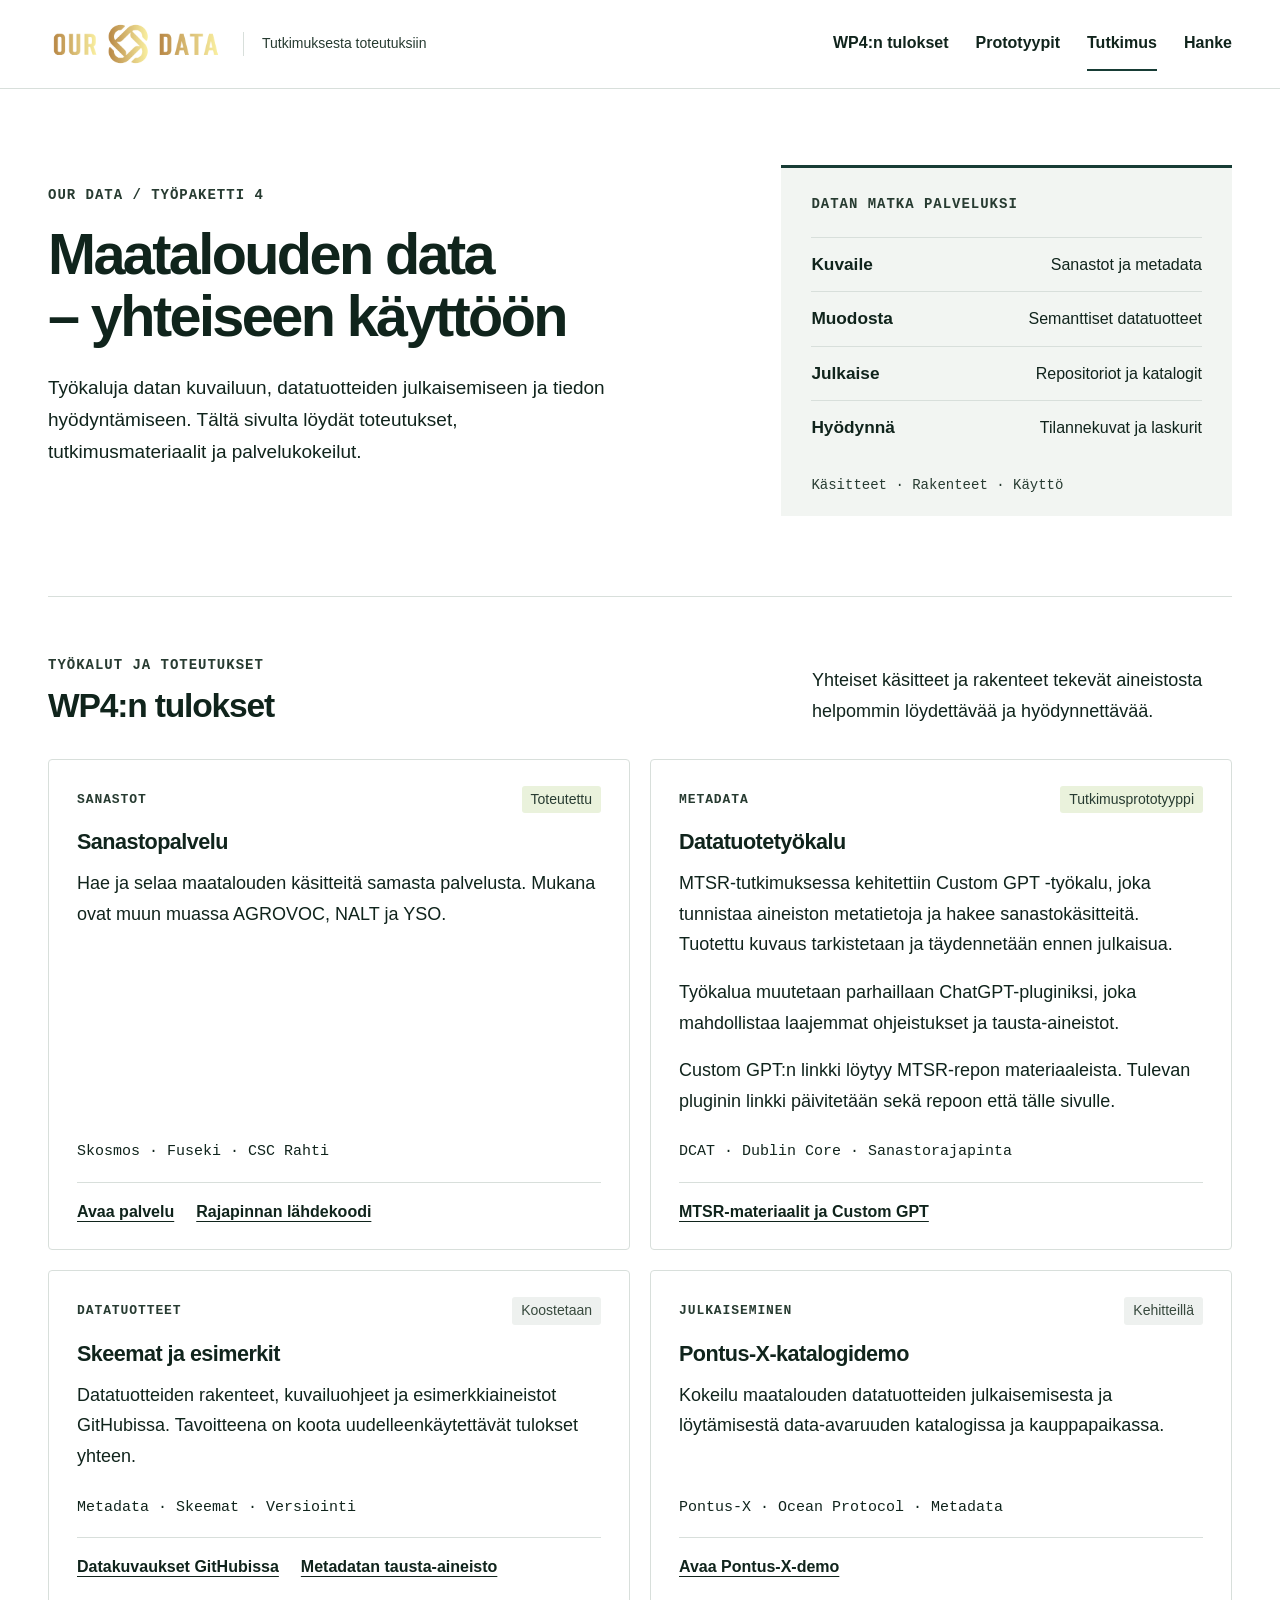
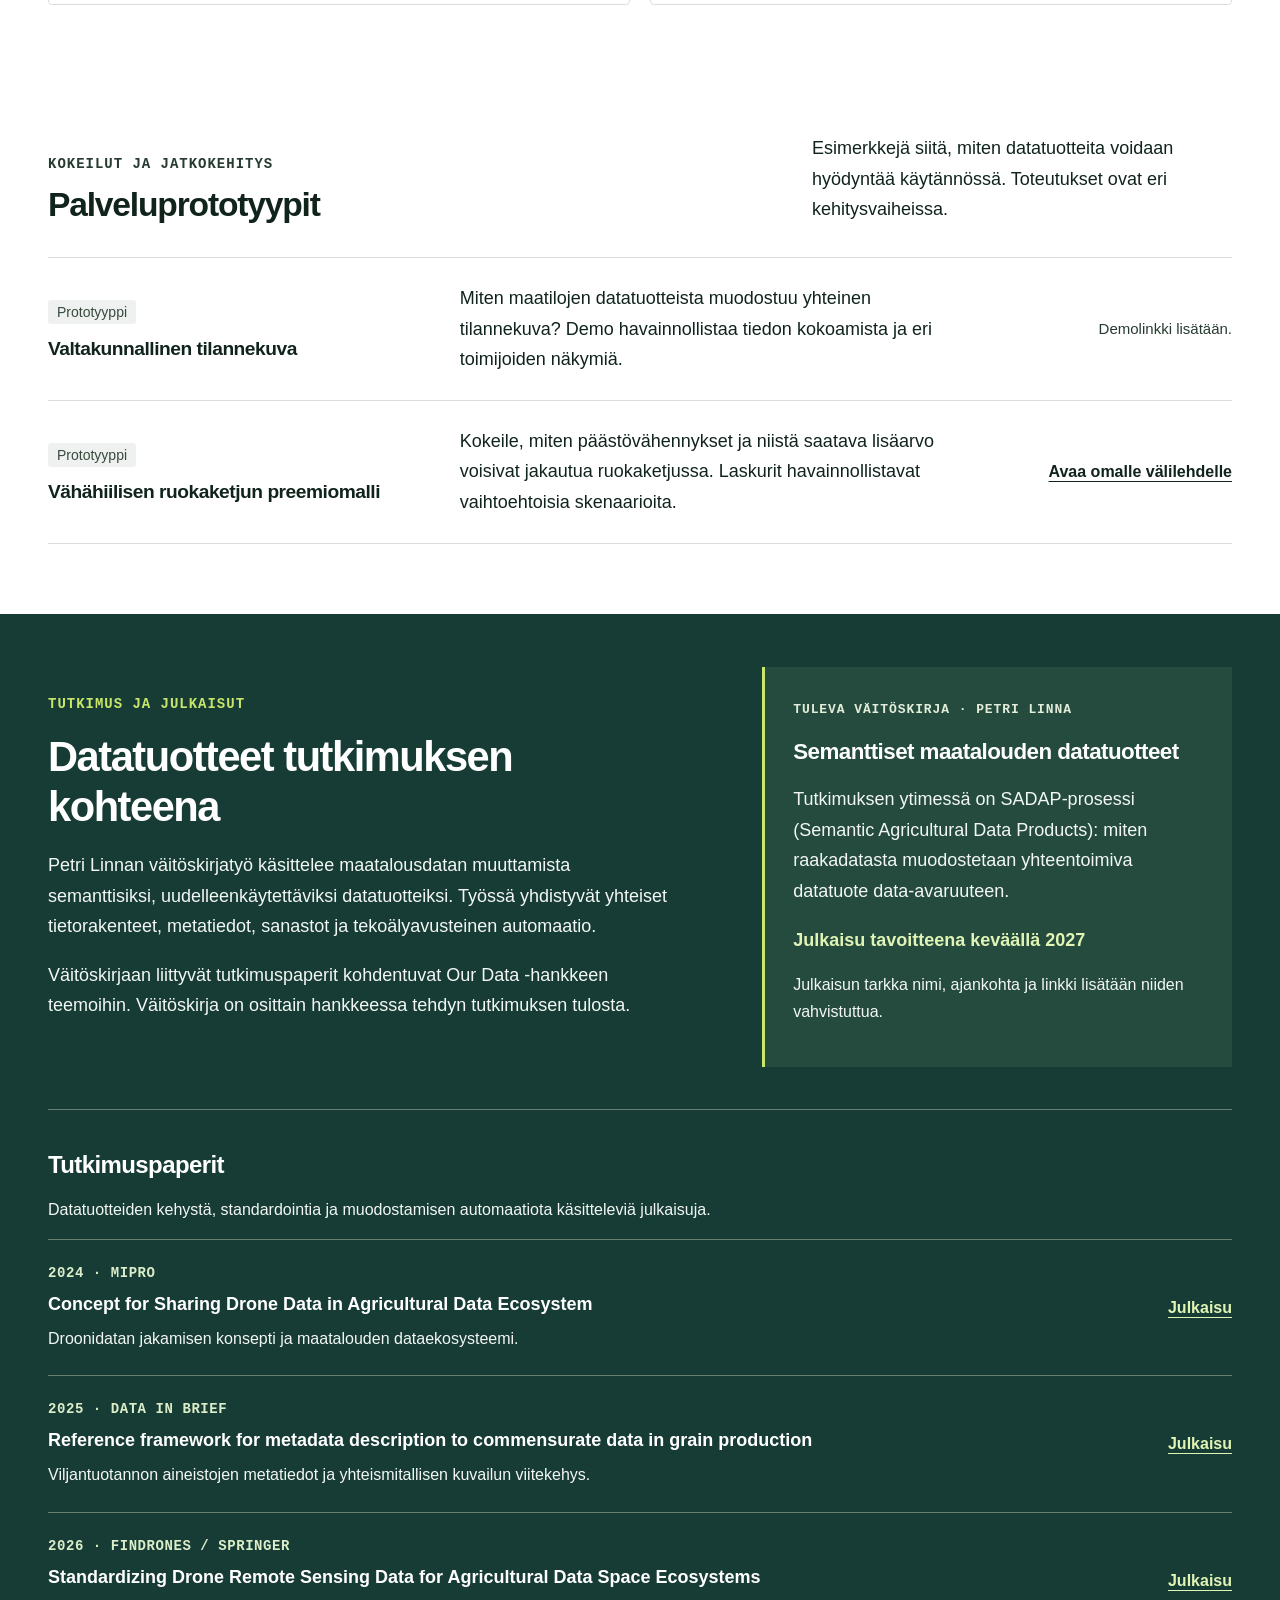
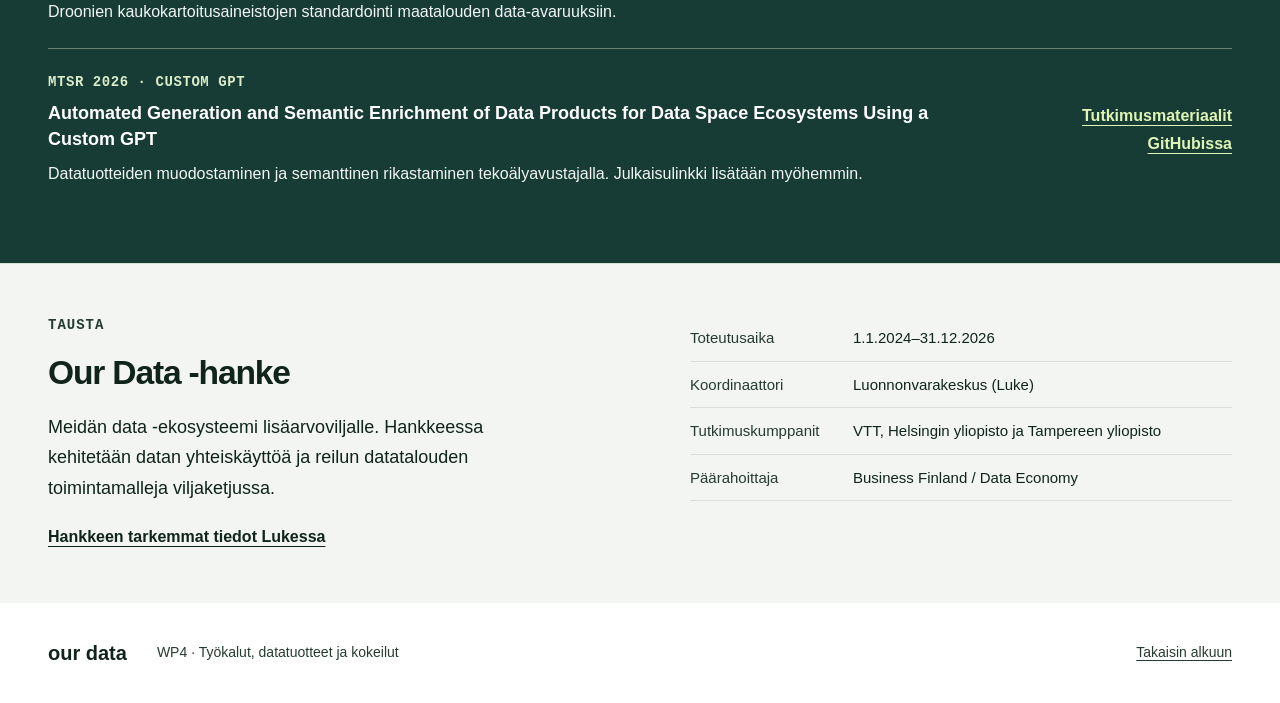
<file: index.html>
<!doctype html>
<html lang="fi">
<head>
<meta charset="utf-8"><meta name="viewport" content="width=device-width, initial-scale=1">
<title>Our Data — Työkalut, datatuotteet ja kokeilut</title>
<meta name="description" content="Our Data -hankkeen WP4:n työkaluja, datatuotteita, tutkimusmateriaaleja ja palveluprototyyppejä.">
<meta name="theme-color" content="#173c35"><link rel="stylesheet" href="styles.css"><script src="script.js" defer></script>
</head>
<body id="alku">
<a class="skip" href="#sisalto">Siirry sisältöön</a>
<header class="header"><div class="wrap header-inner">
<a class="brand" href="#alku" aria-label="Our Data, alkuun"><img class="project-logo" src="assets/ourdatalogo.png" alt="Our Data" width="2048" height="593"><span class="brand-sub">Tutkimuksesta toteutuksiin</span></a>
<button class="menu-toggle" aria-controls="paavalikko" aria-expanded="false" hidden>Valikko</button>
<nav id="paavalikko" aria-label="Päävalikko"><a href="#tulokset">WP4:n tulokset</a><a href="#prototyypit">Prototyypit</a><a href="#tutkimus">Tutkimus</a><a href="#hanke">Hanke</a></nav>
</div></header>
<main id="sisalto">
<section class="hero wrap" aria-labelledby="intro-title">
<div class="hero-copy"><p class="eyebrow">OUR DATA / TYÖPAKETTI 4</p><h1 id="intro-title">Maatalouden data<br>– yhteiseen käyttöön</h1><p class="lead">Työkaluja datan kuvailuun, datatuotteiden julkaisemiseen ja tiedon hyödyntämiseen. Tältä sivulta löydät toteutukset, tutkimusmateriaalit ja palvelukokeilut.</p></div>
<aside class="index-panel" aria-label="Kokonaisuuden vaiheet"><p class="panel-title">DATAN MATKA PALVELUKSI</p><dl><div><dt>Kuvaile</dt><dd>Sanastot ja metadata</dd></div><div><dt>Muodosta</dt><dd>Semanttiset datatuotteet</dd></div><div><dt>Julkaise</dt><dd>Repositoriot ja katalogit</dd></div><div><dt>Hyödynnä</dt><dd>Tilannekuvat ja laskurit</dd></div></dl><p class="panel-footer">Käsitteet · Rakenteet · Käyttö</p></aside>
</section>
<section class="section wrap" id="tulokset" aria-labelledby="tulos-title">
<div class="section-heading"><div><p class="eyebrow">TYÖKALUT JA TOTEUTUKSET</p><h2 id="tulos-title">WP4:n tulokset</h2></div><p>Yhteiset käsitteet ja rakenteet tekevät aineistosta helpommin löydettävää ja hyödynnettävää.</p></div>
<div class="results-grid">
<article class="card" id="sanastot"><div class="card-top"><span class="type">SANASTOT</span><span class="badge">Toteutettu</span></div><h3>Sanastopalvelu</h3><p>Hae ja selaa maatalouden käsitteitä samasta palvelusta. Mukana ovat muun muassa AGROVOC, NALT ja YSO.</p><p class="technical">Skosmos · Fuseki · CSC Rahti</p><div class="card-links"><a href="https://skosmos-skosmos.2.rahtiapp.fi/">Avaa palvelu</a><a href="https://github.com/petrilinna/skosmosapi">Rajapinnan lähdekoodi</a></div></article>
<article class="card" id="gpt"><div class="card-top"><span class="type">METADATA</span><span class="badge">Tutkimusprototyyppi</span></div><h3>Datatuotetyökalu</h3><p>MTSR-tutkimuksessa kehitettiin Custom GPT -työkalu, joka tunnistaa aineiston metatietoja ja hakee sanastokäsitteitä. Tuotettu kuvaus tarkistetaan ja täydennetään ennen julkaisua.</p><p>Työkalua muutetaan parhaillaan ChatGPT-pluginiksi, joka mahdollistaa laajemmat ohjeistukset ja tausta-aineistot.</p><p>Custom GPT:n linkki löytyy MTSR-repon materiaaleista. Tulevan pluginin linkki päivitetään sekä repoon että tälle sivulle.</p><p class="technical">DCAT · Dublin Core · Sanastorajapinta</p><div class="card-links"><a href="https://github.com/petrilinna/MTSR-2026" target="_blank" rel="noopener">MTSR-materiaalit ja Custom GPT</a></div></article>
<article class="card" id="datatuotteet"><div class="card-top"><span class="type">DATATUOTTEET</span><span class="badge muted">Koostetaan</span></div><h3>Skeemat ja esimerkit</h3><p>Datatuotteiden rakenteet, kuvailuohjeet ja esimerkkiaineistot GitHubissa. Tavoitteena on koota uudelleenkäytettävät tulokset yhteen.</p><p class="technical">Metadata · Skeemat · Versiointi</p><div class="card-links"><a href="https://github.com/Agrihubi/Datakuvaukset">Datakuvaukset GitHubissa</a><a href="https://github.com/petrilinna/metadata">Metadatan tausta-aineisto</a></div></article>
<article class="card" id="pontus"><div class="card-top"><span class="type">JULKAISEMINEN</span><span class="badge muted">Kehitteillä</span></div><h3>Pontus-X-katalogidemo</h3><p>Kokeilu maatalouden datatuotteiden julkaisemisesta ja löytämisestä data-avaruuden katalogissa ja kauppapaikassa.</p><p class="technical">Pontus-X · Ocean Protocol · Metadata</p><div class="card-links"><a href="https://gptlab.rd.tuni.fi:44447/">Avaa Pontus-X-demo</a></div></article>
</div></section>
<section class="section wrap" id="prototyypit" aria-labelledby="proto-title"><div class="section-heading"><div><p class="eyebrow">KOKEILUT JA JATKOKEHITYS</p><h2 id="proto-title">Palveluprototyypit</h2></div><p>Esimerkkejä siitä, miten datatuotteita voidaan hyödyntää käytännössä. Toteutukset ovat eri kehitysvaiheissa.</p></div>
<div class="prototype-list"><article class="prototype"><div class="prototype-title"><span class="badge muted">Prototyyppi</span><h3>Valtakunnallinen tilannekuva</h3></div><p>Miten maatilojen datatuotteista muodostuu yhteinen tilannekuva? Demo havainnollistaa tiedon kokoamista ja eri toimijoiden näkymiä.</p><span class="link-note">Demolinkki lisätään.</span></article><article class="prototype" id="preemiomalli"><div class="prototype-title"><span class="badge muted">Prototyyppi</span><h3>Vähähiilisen ruokaketjun preemiomalli</h3></div><p>Kokeile, miten päästövähennykset ja niistä saatava lisäarvo voisivat jakautua ruokaketjussa. Laskurit havainnollistavat vaihtoehtoisia skenaarioita.</p><a class="demo-tab" href="premium/index.html" target="_blank" rel="noopener">Avaa omalle välilehdelle</a></article></div>
</section>
<section class="research-band" id="tutkimus" aria-labelledby="research-title"><div class="wrap">
<div class="research-inner"><div><p class="eyebrow">TUTKIMUS JA JULKAISUT</p><h2 id="research-title">Datatuotteet tutkimuksen kohteena</h2><p>Petri Linnan väitöskirjatyö käsittelee maatalousdatan muuttamista semanttisiksi, uudelleenkäytettäviksi datatuotteiksi. Työssä yhdistyvät yhteiset tietorakenteet, metatiedot, sanastot ja tekoälyavusteinen automaatio.</p><p>Väitöskirjaan liittyvät tutkimuspaperit kohdentuvat Our Data -hankkeen teemoihin. Väitöskirja on osittain hankkeessa tehdyn tutkimuksen tulosta.</p></div>
<aside class="research-repo dissertation"><span class="type">TULEVA VÄITÖSKIRJA · PETRI LINNA</span><h3>Semanttiset maatalouden datatuotteet</h3><p>Tutkimuksen ytimessä on SADAP-prosessi (Semantic Agricultural Data Products): miten raakadatasta muodostetaan yhteentoimiva datatuote data-avaruuteen.</p><p class="publication-status">Julkaisu tavoitteena keväällä 2027</p><p class="publication-note">Julkaisun tarkka nimi, ajankohta ja linkki lisätään niiden vahvistuttua.</p></aside></div>
<div class="publications"><h3>Tutkimuspaperit</h3><p class="publications-intro">Datatuotteiden kehystä, standardointia ja muodostamisen automaatiota käsitteleviä julkaisuja.</p>
<article class="publication"><div><p class="publication-meta">2024 · MIPRO</p><h4 lang="en">Concept for Sharing Drone Data in Agricultural Data Ecosystem</h4><p>Droonidatan jakamisen konsepti ja maatalouden dataekosysteemi.</p></div><a href="https://doi.org/10.1109/MIPRO60963.2024.10569579" target="_blank" rel="noopener">Julkaisu</a></article>
<article class="publication"><div><p class="publication-meta">2025 · DATA IN BRIEF</p><h4 lang="en">Reference framework for metadata description to commensurate data in grain production</h4><p>Viljantuotannon aineistojen metatiedot ja yhteismitallisen kuvailun viitekehys.</p></div><a href="https://doi.org/10.1016/j.dib.2025.111557" target="_blank" rel="noopener">Julkaisu</a></article>
<article class="publication"><div><p class="publication-meta">2026 · FINDRONES / SPRINGER</p><h4 lang="en">Standardizing Drone Remote Sensing Data for Agricultural Data Space Ecosystems</h4><p>Droonien kaukokartoitusaineistojen standardointi maatalouden data-avaruuksiin.</p></div><a href="https://doi.org/10.1007/978-3-032-19008-6_11" target="_blank" rel="noopener">Julkaisu</a></article>
<article class="publication"><div><p class="publication-meta">MTSR 2026 · CUSTOM GPT</p><h4 lang="en">Automated Generation and Semantic Enrichment of Data Products for Data Space Ecosystems Using a Custom GPT</h4><p>Datatuotteiden muodostaminen ja semanttinen rikastaminen tekoälyavustajalla. Julkaisulinkki lisätään myöhemmin.</p></div><a href="https://github.com/petrilinna/MTSR-2026" target="_blank" rel="noopener">Tutkimusmateriaalit GitHubissa</a></article>
</div></div></section>
<section class="project-section" id="hanke" aria-labelledby="project-title"><div class="wrap project-inner"><div><p class="eyebrow">TAUSTA</p><h2 id="project-title">Our Data -hanke</h2><p>Meidän data -ekosysteemi lisäarvoviljalle. Hankkeessa kehitetään datan yhteiskäyttöä ja reilun datatalouden toimintamalleja viljaketjussa.</p><a href="https://www.luke.fi/en/projects/our-data">Hankkeen tarkemmat tiedot Lukessa</a></div><dl class="project-facts"><div><dt>Toteutusaika</dt><dd>1.1.2024–31.12.2026</dd></div><div><dt>Koordinaattori</dt><dd>Luonnonvarakeskus (Luke)</dd></div><div><dt>Tutkimuskumppanit</dt><dd>VTT, Helsingin yliopisto ja Tampereen yliopisto</dd></div><div><dt>Päärahoittaja</dt><dd>Business Finland / Data Economy</dd></div></dl></div></section>
</main><footer class="wrap footer"><a class="footer-brand" href="#alku">our data</a><p>WP4 · Työkalut, datatuotteet ja kokeilut</p><a href="#alku">Takaisin alkuun</a></footer>
</body></html>
</file>
<file: styles.css>
:root{--ink:#10251f;--green:#173c35;--accent:#c8e66a;--muted:#34483f;--line:#d8dfdb;--pale:#f2f5f2;--white:#fff}*{box-sizing:border-box}html{scroll-behavior:smooth;scroll-padding-top:105px}body{margin:0;color:var(--ink);background:#fff;font:450 1rem/1.65 -apple-system,BlinkMacSystemFont,"Segoe UI",Arial,sans-serif}a{color:inherit;text-underline-offset:.24em}a:hover{color:#286a53}a:focus-visible,button:focus-visible,summary:focus-visible{outline:3px solid #649125;outline-offset:5px}.wrap{max-width:1200px;width:calc(100% - 96px);margin-inline:auto}.skip{position:absolute;left:20px;top:-100px;background:#fff;padding:10px;z-index:99}.skip:focus{top:10px}.header{position:sticky;top:0;z-index:20;background:rgba(255,255,255,.97);border-bottom:1px solid var(--line)}.header-inner{min-height:88px;display:flex;align-items:center;justify-content:space-between;gap:24px}.brand{display:flex;align-items:center;gap:11px;font-size:1.75rem;font-weight:750;letter-spacing:-1px;text-decoration:none;white-space:nowrap}.brand-mark{display:grid;grid-template-columns:repeat(2,9px);gap:3px}.brand-mark i{width:9px;height:9px;background:var(--green)}.brand-mark i:last-child{background:#8dba44}.brand-sub{font-size:.875rem;font-weight:400;letter-spacing:0;border-left:1px solid var(--line);padding-left:18px;margin-left:8px;color:var(--muted)}nav{display:flex;gap:27px}nav a{font-size:.875rem;font-weight:600;text-decoration:none;padding:12px 0;border-bottom:2px solid transparent}nav a[aria-current]{border-color:var(--green)}.menu-toggle{font:inherit;background:white;border:1px solid var(--line);padding:7px 13px;border-radius:3px}.hero{padding-block:76px 80px;display:grid;grid-template-columns:1.45fr 1fr;gap:80px;align-items:center}.eyebrow,.type,.panel-title{font:500 .875rem/1.5 ui-monospace,SFMono-Regular,Consolas,monospace;letter-spacing:.07em}.eyebrow{color:var(--muted);margin:0 0 17px}h1{font-size:clamp(2.5rem,4.5vw,3.8rem);line-height:1.08;letter-spacing:-.045em;font-weight:650;margin:0 0 25px}h2{font-size:2.1rem;line-height:1.2;letter-spacing:-.035em;margin:0}h3{font-size:1.35rem;line-height:1.3;letter-spacing:-.025em;margin:15px 0 12px}.lead{font-size:1.125rem;color:var(--muted);max-width:560px;margin:0 0 28px}.button{display:inline-flex;align-items:center;justify-content:center;background:var(--green);border:1px solid var(--green);color:#fff;font-size:.9375rem;font-weight:600;text-decoration:none;padding:11px 21px;border-radius:3px}.button:hover{background:#285749;color:white}.index-panel{background:var(--pale);border-top:3px solid var(--green);padding:26px 30px 19px}.panel-title{margin:0 0 22px;color:var(--muted)}.index-panel dl{margin:0}.index-panel dl div{display:flex;align-items:baseline;justify-content:space-between;gap:15px;padding:12px 0;border-top:1px solid var(--line)}.index-panel dt{font-size:1.08rem;font-weight:600}.index-panel dd{font-size:.875rem;color:var(--muted);margin:0}.panel-footer{font-family:ui-monospace,Consolas,monospace;font-size:.875rem;margin:19px 0 0;color:var(--muted)}.section{padding-block:58px 70px;border-top:1px solid var(--line)}.section-heading{display:flex;justify-content:space-between;gap:55px;align-items:end;margin-bottom:32px}.section-heading .eyebrow{margin-bottom:10px}.section-heading>p{max-width:420px;color:var(--muted);margin:0}.results-grid{display:grid;grid-template-columns:repeat(2,1fr);gap:20px}.card{padding:26px 28px 24px;border:1px solid var(--line);border-radius:4px;display:flex;flex-direction:column;scroll-margin-top:110px;transition:border-color .2s}.card:hover{border-color:#839b8a}.card-top{display:flex;justify-content:space-between;gap:10px;align-items:center}.type{color:var(--muted);font-size:.8125rem}.badge{font-size:.875rem;line-height:1.4;background:#eaf2dc;color:#35571e;padding:4px 9px;border-radius:3px;white-space:nowrap}.badge.muted{background:#eef1ef;color:#52615a}.card p{margin:0 0 17px;color:var(--muted)}.card .technical{font: .875rem/1.7 ui-monospace,Consolas,monospace;margin-top:auto;padding-top:6px}.card-links{display:flex;flex-wrap:wrap;gap:12px 22px;padding-top:15px;border-top:1px solid var(--line);font-size:.9375rem;font-weight:600}.card .link-note,.link-note{font-size:.875rem;color:var(--muted);font-weight:400}.card p.link-note{margin:10px 0 0}.research-band{background:var(--green);color:#fff;padding-block:53px}.research-inner{display:grid;grid-template-columns:1.35fr 1fr;gap:80px;align-items:center}.research-band .eyebrow{color:var(--accent)}.research-band h2{font-size:2.6rem}.research-band p{color:#e0e9e4}.paper-title{font-size:.9375rem;line-height:1.5;max-width:560px;margin-top:24px;padding-left:17px;border-left:2px solid #a8bf82}.research-repo{border-left:1px solid #57776a;padding-left:36px}.research-repo .type{color:#d4e3cd}.research-repo h3{font-size:1.4rem}.light{background:var(--accent);border-color:var(--accent);color:var(--ink)}.light:hover{background:#deefa5;color:var(--ink)}#prototyypit{border:0}.prototype-list{border-top:1px solid var(--line)}.prototype{display:grid;grid-template-columns:1fr 1.3fr .65fr;gap:32px;align-items:center;padding-block:25px;border-bottom:1px solid var(--line)}.prototype h3{margin:10px 0 0;font-size:1.2rem}.prototype p{margin:0;color:var(--muted)}.prototype>.link-note{text-align:right}.ideas{margin-top:26px;background:var(--pale);border:1px solid var(--line);border-radius:3px}.ideas summary{cursor:pointer;font-weight:600;padding:18px 23px}.ideas-content{padding:0 23px 18px;color:var(--muted)}.ideas-content p{margin-top:0}.project-section{background:var(--pale);border-top:1px solid var(--line);padding-block:51px}.project-inner{display:grid;grid-template-columns:1fr 1fr;gap:100px}.project-inner p:not(.eyebrow){color:var(--muted);max-width:490px}.project-inner a{font-size:.9375rem;font-weight:600}.project-facts{margin:0}.project-facts div{display:grid;grid-template-columns:145px 1fr;gap:18px;padding:10px 0;border-bottom:1px solid var(--line);font-size:.9375rem}.project-facts dt{color:var(--muted)}.project-facts dd{margin:0}.footer{display:flex;align-items:center;gap:30px;padding-block:24px;font-size:.875rem;color:var(--muted)}.footer-brand{font-size:1.25rem;font-weight:700;text-decoration:none;color:var(--ink)}.footer p{flex:1}.footer>a:last-child{font-size:.875rem}section[id]{scroll-margin-top:20px}
@media(min-width:821px){.menu-toggle{display:none}}@media(max-width:1050px){.brand-sub{display:none}.hero{gap:35px}.wrap{width:calc(100% - 56px)}.research-inner{gap:40px}.project-inner{gap:45px}.prototype{grid-template-columns:1fr 1.3fr}.prototype>.link-note{grid-column:2;text-align:left}}
@media(max-width:820px){html{scroll-padding-top:95px}.header-inner{min-height:74px;flex-wrap:wrap;gap:0;position:relative}.menu-toggle:not([hidden]){display:block}nav{width:100%;gap:0;justify-content:space-between;padding-bottom:8px}nav[data-collapsible="true"]{display:none}nav[data-collapsible="true"].is-open{display:flex}.hero{grid-template-columns:1fr;padding-block:48px;gap:32px}.hero h1{font-size:3rem}.index-panel{padding:20px 24px}.section{padding-block:40px}.section-heading{display:block}.section-heading>p{max-width:100%;margin-top:15px}.research-inner{grid-template-columns:1fr;gap:25px}.research-repo{border-left:0;border-top:1px solid #57776a;padding:25px 0 0}.project-inner{grid-template-columns:1fr;gap:25px}}
@media(max-width:570px){.wrap{width:calc(100% - 36px)}.brand{font-size:1.5rem}nav{flex-wrap:wrap;justify-content:flex-start;column-gap:20px}nav a{font-size:.875rem}.hero h1{font-size:2.65rem}.lead{font-size:1rem}.results-grid{grid-template-columns:1fr}.card{padding:21px}.card-top{flex-wrap:wrap}.section-heading h2{font-size:1.85rem}.prototype{grid-template-columns:1fr;gap:14px}.prototype>.link-note{grid-column:auto}.project-facts div{grid-template-columns:1fr;gap:1px}.footer{flex-wrap:wrap;gap:8px 20px}.footer p{flex-basis:100%;order:3;margin:0}.footer>a:last-child{margin-left:auto}.index-panel dd{font-size:.8125rem}}
@media(prefers-reduced-motion:reduce){html{scroll-behavior:auto}*{transition:none!important}}

/* Vahvempi typografia ja kontrasti, v2 */
h1{font-weight:750}h2,h3{font-weight:700}.lead{font-weight:500}.card p,.prototype p,.section-heading>p,.project-inner p:not(.eyebrow){font-weight:500}.eyebrow,.type,.panel-title{font-weight:600}.badge.muted{color:#37493d}.research-band p{color:#f0f5f1}.research-repo .type{color:#e5efdf}.brand-mark{display:none}


/* v4: luettavuus ja tutkimusjulkaisut */
:root{--ink:#10241c;--muted:#273b31}
body{font-size:1.125rem;font-weight:500;line-height:1.7}
.lead{font-size:1.1875rem;color:var(--ink)}
.card p,.prototype p,.section-heading>p,.project-inner p:not(.eyebrow){color:var(--ink)}
nav a,.card-links,.demo-tab,.project-inner a{font-size:1rem}
.badge,.type,.eyebrow,.technical,.link-note{color:var(--muted)}
.card .technical,.card .link-note,.link-note{font-size:.9375rem}
.index-panel dd{color:var(--ink);font-size:1rem}
.demo-tab{font-weight:650;text-align:right}
.research-band p{color:#f3f7f4}.research-band .type{color:#e2edda}
.dissertation{background:#244b3e;border-left:3px solid var(--accent);padding:25px 28px}
.publication-status{font-weight:700;color:#e0f4b5!important;margin-bottom:6px}
.publication-note{font-size:1rem}
.publications{margin-top:42px;border-top:1px solid #668073;padding-top:24px}
.publications>h3{font-size:1.5rem}.publications-intro{font-size:1rem}
.publication{display:grid;grid-template-columns:1fr 210px;gap:30px;padding:23px 0;border-top:1px solid #668073;align-items:center}
.publication h4{font-size:1.125rem;line-height:1.45;margin:7px 0 8px;font-weight:650}
.publication p{margin:0;font-size:1rem}.publication .publication-meta{font:600 .875rem/1.5 ui-monospace,Consolas,monospace;color:#dbedc9;letter-spacing:.04em}
.publication>a{color:#e0f4b5;font-size:1rem;font-weight:600;text-align:right}.publication>a:hover{color:white}
@media(max-width:570px){body{font-size:1.0625rem}.lead{font-size:1.125rem}.demo-tab{text-align:left}.publication{grid-template-columns:1fr;gap:14px}.publication>a{text-align:left}.dissertation{padding:20px}.index-panel dd{font-size:.9375rem}}

/* Virallinen hankelogo, v7 */
.brand .project-logo{display:block;width:176px;height:auto;flex-shrink:0}.brand{letter-spacing:normal}
@media(max-width:570px){.brand .project-logo{width:145px}}
</file>
